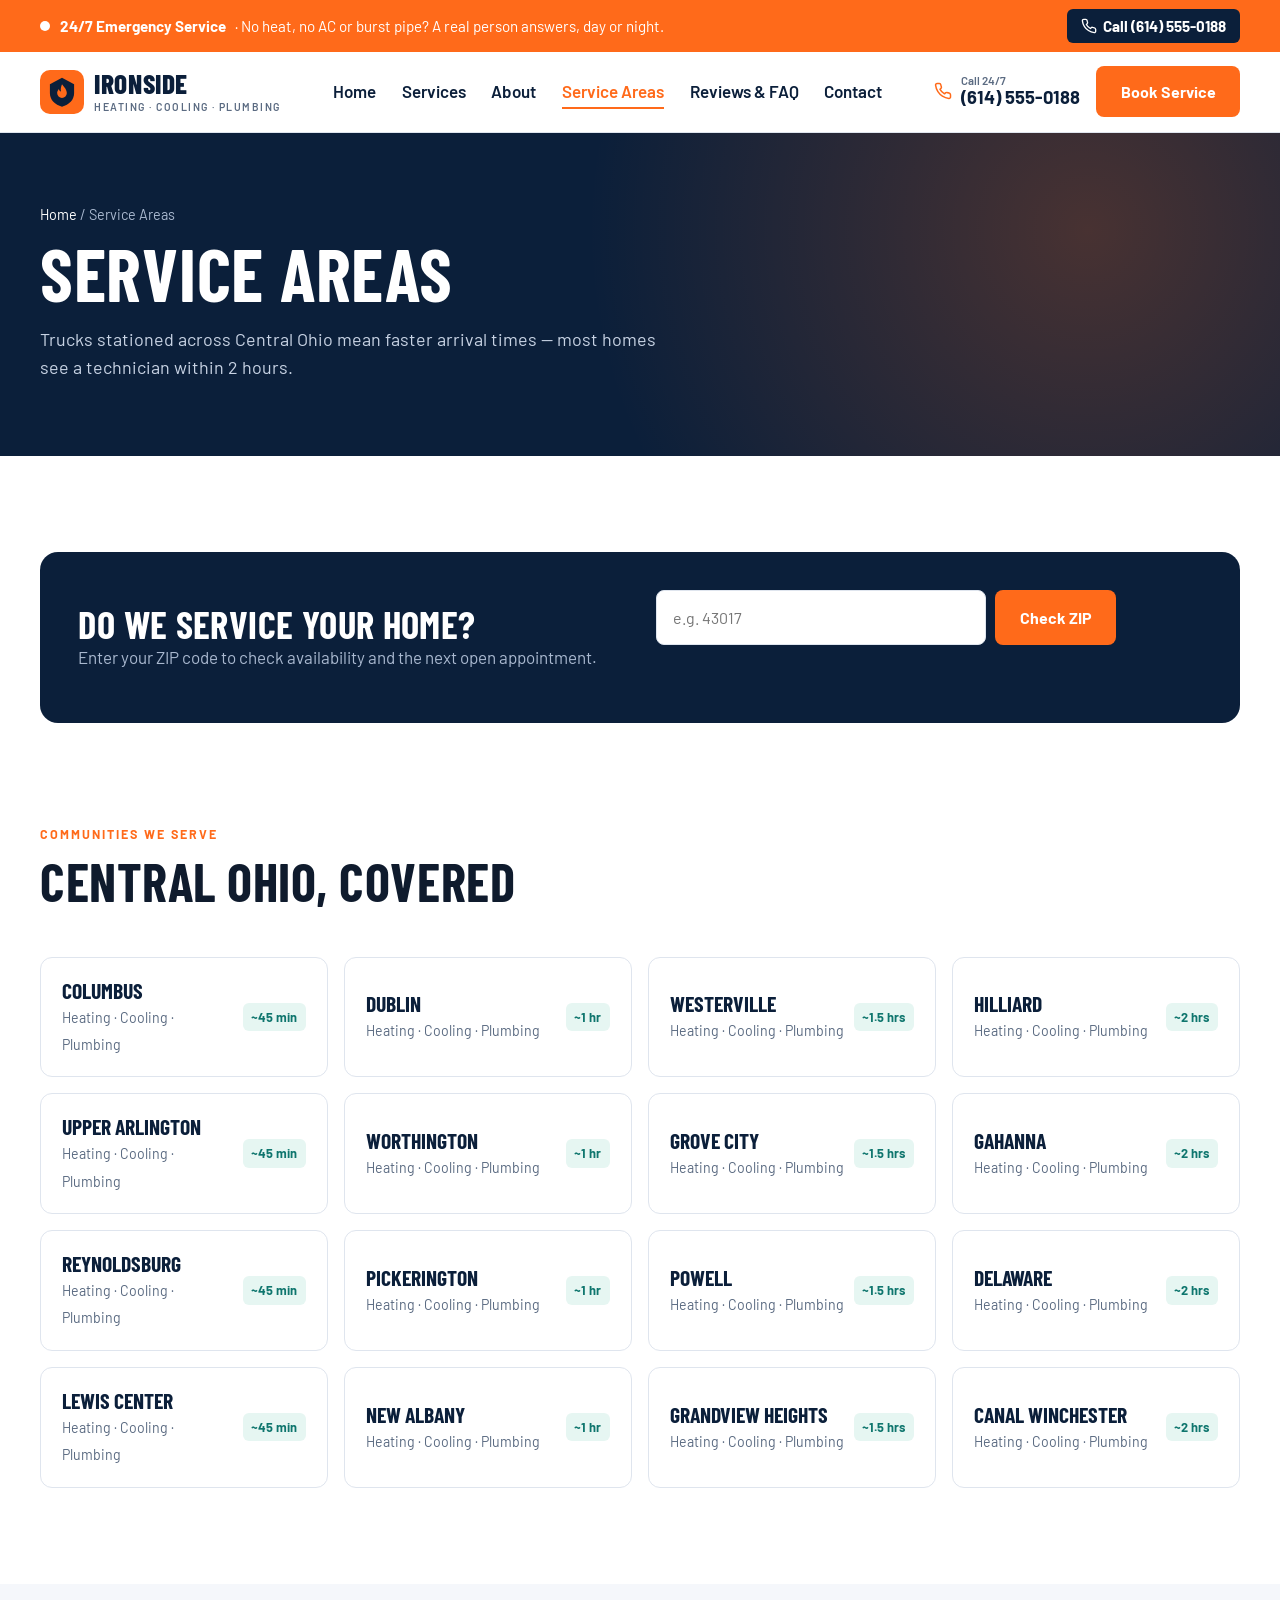
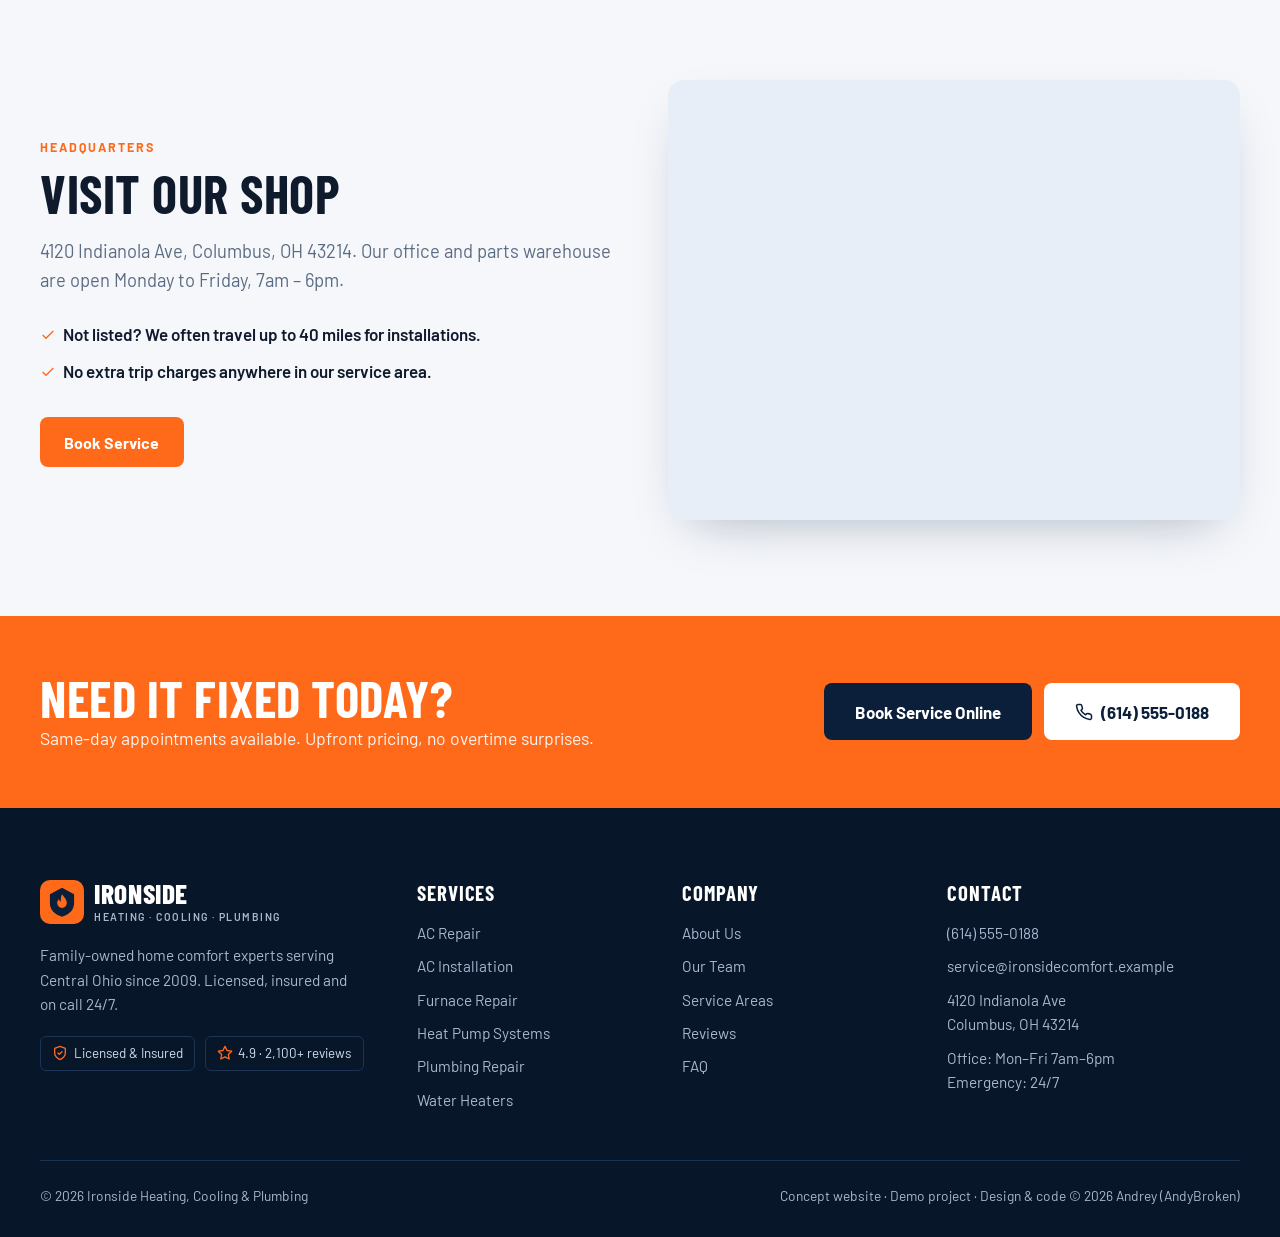
<file: areas.html>
<!doctype html>
<!-- © 2026 Andrey (github.com/AndyBroken). All rights reserved. Concept / demo project, see LICENSE. -->
<html lang="en">
<head>
<meta charset="utf-8">
<meta name="viewport" content="width=device-width, initial-scale=1">
<title>Service Areas — Ironside HVAC &amp; Plumbing in Central Ohio</title>
<meta name="description" content="Ironside serves Columbus, Dublin, Westerville, Hilliard, Upper Arlington, Worthington and 10+ more Central Ohio communities. Check your ZIP code.">
<link rel="preconnect" href="https://fonts.googleapis.com"><link rel="preconnect" href="https://fonts.gstatic.com" crossorigin>
<link href="https://fonts.googleapis.com/css2?family=Barlow+Condensed:wght@600;700;800&family=Barlow:wght@400;500;600;700&display=swap" rel="stylesheet">
<link rel="icon" href="data:image/svg+xml,<svg xmlns='http://www.w3.org/2000/svg' viewBox='0 0 40 40'><rect width='40' height='40' rx='9' fill='%23ff6a1a'/><path d='M20 7 9 13v8c0 6.5 4.6 10.6 11 12.5 6.4-1.9 11-6 11-12.5v-8z' fill='%230b1f3a'/></svg>">
<link rel="stylesheet" href="assets/styles.css">
</head>
<body data-page="areas">
<div id="header"></div>

<main>
<section class="page-hero">
  <div class="container">
    <div class="crumbs"><a href="index.html">Home</a> / Service Areas</div>
    <h1>Service Areas</h1>
    <p>Trucks stationed across Central Ohio mean faster arrival times — most homes see a technician within 2 hours.</p>
  </div>
</section>

<section>
  <div class="container">
    <div class="zip-big reveal">
      <div><h2>Do we service your home?</h2><p>Enter your ZIP code to check availability and the next open appointment.</p></div>
      <div>
        <form class="zip-form" id="zipForm"><input placeholder="e.g. 43017" maxlength="5" inputmode="numeric" aria-label="ZIP code"><button class="btn btn-primary" type="submit">Check ZIP</button></form>
        <div class="zip-out" id="zipOut"></div>
      </div>
    </div>
  </div>
</section>

<section style="padding-top:0">
  <div class="container">
    <div class="section-head"><div><span class="kicker">Communities we serve</span><h2>Central Ohio, covered</h2></div></div>
    <div class="area-cards" id="areaCards"></div>
  </div>
</section>

<section class="bg-soft">
  <div class="container area-grid">
    <div class="reveal">
      <span class="kicker">Headquarters</span>
      <h2 style="margin-top:.5rem">Visit our shop</h2>
      <p class="lead" style="margin-top:1rem">4120 Indianola Ave, Columbus, OH 43214. Our office and parts warehouse are open Monday to Friday, 7am – 6pm.</p>
      <ul class="towns" style="grid-template-columns:1fr">
        <li><svg width="16" height="16" fill="none" stroke="currentColor" stroke-width="2" viewBox="0 0 24 24"><path d="M20 6 9 17l-5-5"/></svg>Not listed? We often travel up to 40 miles for installations.</li>
        <li><svg width="16" height="16" fill="none" stroke="currentColor" stroke-width="2" viewBox="0 0 24 24"><path d="M20 6 9 17l-5-5"/></svg>No extra trip charges anywhere in our service area.</li>
      </ul>
      <a href="contact.html" class="btn btn-primary">Book Service</a>
    </div>
    <div class="map reveal"><iframe title="Ironside headquarters map" loading="lazy" src="https://www.google.com/maps?q=Indianola+Ave,+Columbus,+OH+43214&z=12&hl=en&output=embed"></iframe></div>
  </div>
</section>
</main>

<div id="footer"></div>
<script src="assets/data.js"></script>
<script src="assets/main.js"></script>
<script>
const ETA = ['45 min', '1 hr', '1.5 hrs', '2 hrs'];
$('#areaCards').innerHTML = AREAS.map((a, i) => `<div class="area-card reveal"><div><b>${a}</b><small>Heating · Cooling · Plumbing</small></div><span class="eta">~${ETA[i % 4]}</span></div>`).join('');
bindZip($('#zipForm'), $('#zipOut'));
observeReveals();
</script>
</body>
</html>
</file>
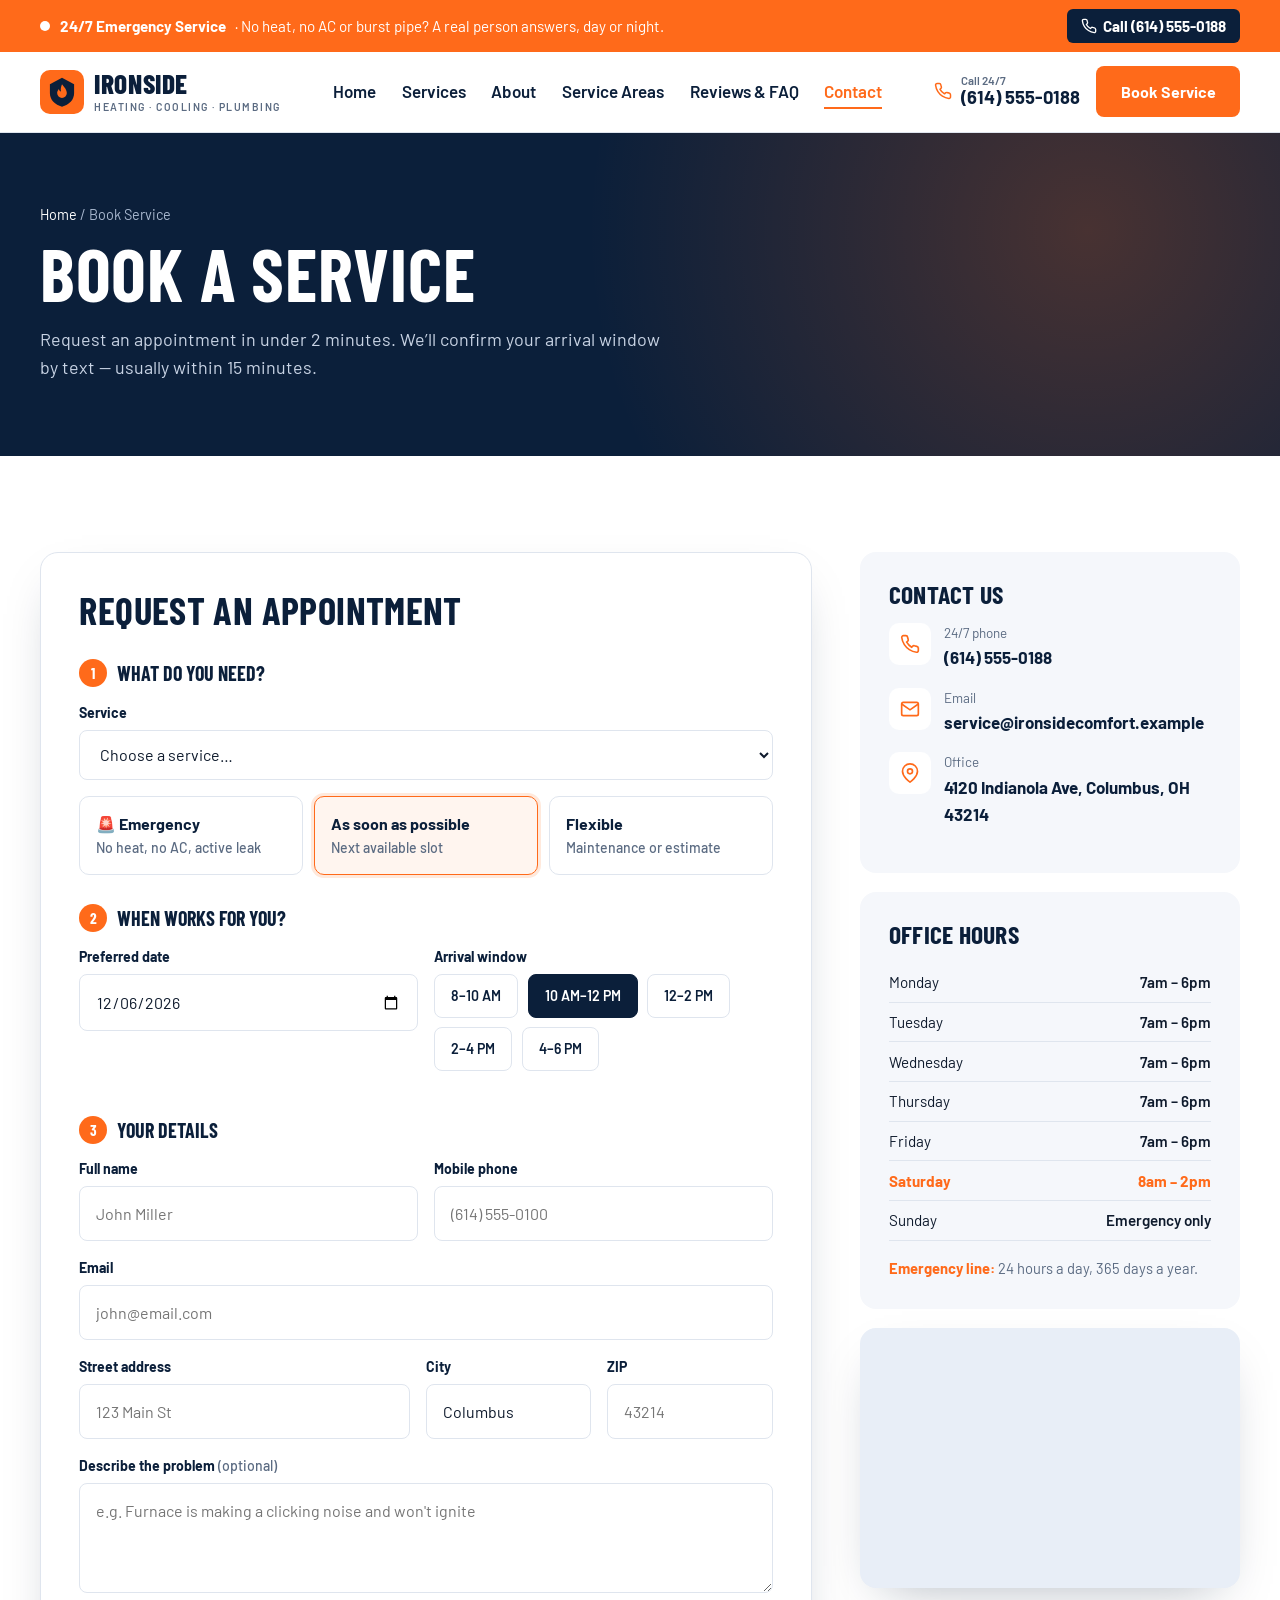
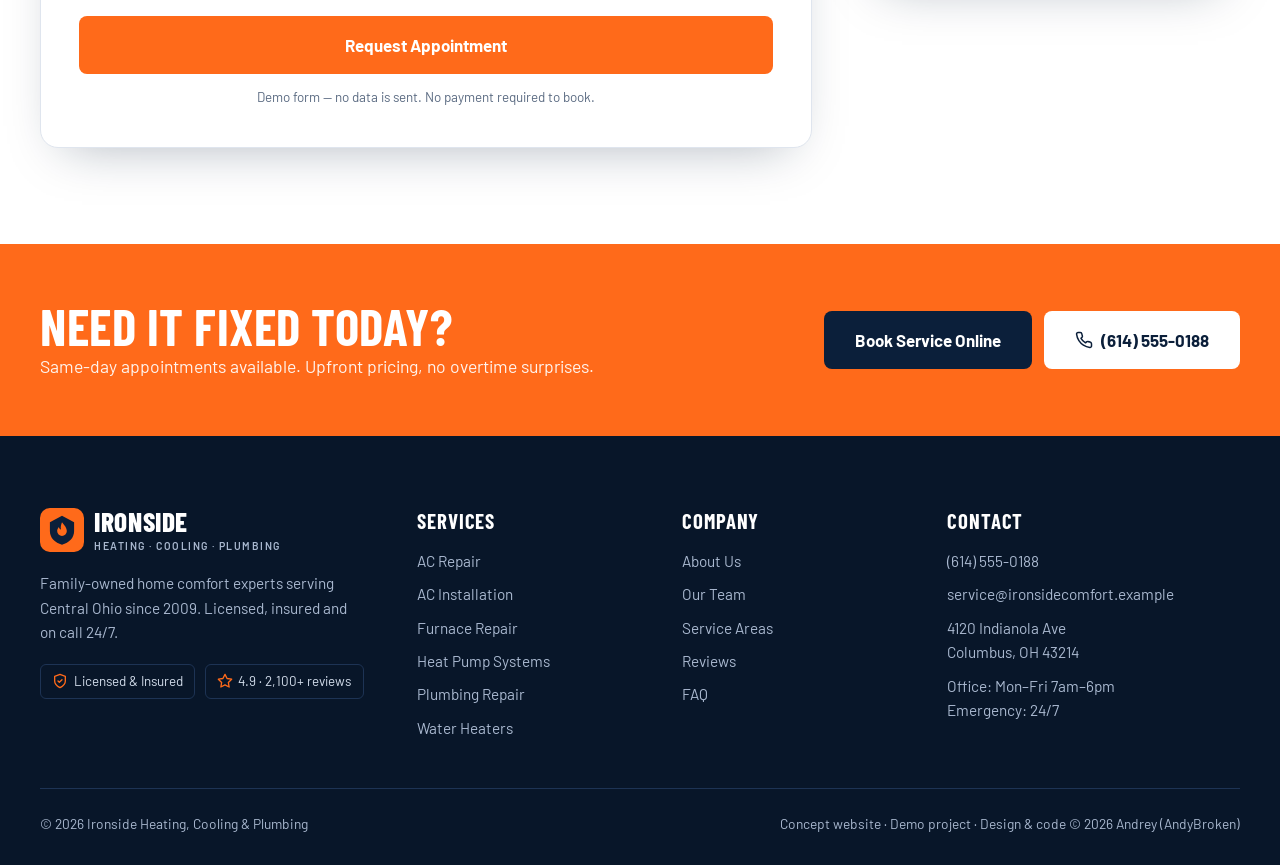
<file: contact.html>
<!doctype html>
<!-- © 2026 Andrey (github.com/AndyBroken). All rights reserved. Concept / demo project, see LICENSE. -->
<html lang="en">
<head>
<meta charset="utf-8">
<meta name="viewport" content="width=device-width, initial-scale=1">
<title>Book Service — Ironside Heating, Cooling &amp; Plumbing Columbus, OH</title>
<meta name="description" content="Book HVAC or plumbing service online with Ironside. Choose your service, preferred date and arrival window. 24/7 emergency service: (614) 555-0188.">
<link rel="preconnect" href="https://fonts.googleapis.com"><link rel="preconnect" href="https://fonts.gstatic.com" crossorigin>
<link href="https://fonts.googleapis.com/css2?family=Barlow+Condensed:wght@600;700;800&family=Barlow:wght@400;500;600;700&display=swap" rel="stylesheet">
<link rel="icon" href="data:image/svg+xml,<svg xmlns='http://www.w3.org/2000/svg' viewBox='0 0 40 40'><rect width='40' height='40' rx='9' fill='%23ff6a1a'/><path d='M20 7 9 13v8c0 6.5 4.6 10.6 11 12.5 6.4-1.9 11-6 11-12.5v-8z' fill='%230b1f3a'/></svg>">
<link rel="stylesheet" href="assets/styles.css">
</head>
<body data-page="contact">
<div id="header"></div>

<main>
<section class="page-hero">
  <div class="container">
    <div class="crumbs"><a href="index.html">Home</a> / Book Service</div>
    <h1>Book a Service</h1>
    <p>Request an appointment in under 2 minutes. We’ll confirm your arrival window by text — usually within 15 minutes.</p>
  </div>
</section>

<section>
  <div class="container contact-grid">
    <div class="booking" id="booking">
      <form id="bookForm" novalidate>
        <h2>Request an appointment</h2>
        <fieldset class="fs">
          <legend><span>1</span>What do you need?</legend>
          <div class="field"><label for="service">Service</label><select id="service" required></select></div>
          <div class="urgency">
            <label class="em"><input type="radio" name="urg" value="emergency"><span><b>🚨 Emergency</b>No heat, no AC, active leak</span></label>
            <label><input type="radio" name="urg" value="soon" checked><span><b>As soon as possible</b>Next available slot</span></label>
            <label><input type="radio" name="urg" value="flex"><span><b>Flexible</b>Maintenance or estimate</span></label>
          </div>
          <div class="em-alert" id="emAlert">For emergencies, calling is fastest: <a href="tel:+16145550188">(614) 555-0188</a> — answered 24/7. You can still submit this form.</div>
        </fieldset>
        <fieldset class="fs">
          <legend><span>2</span>When works for you?</legend>
          <div class="row"><div class="field"><label for="date">Preferred date</label><input type="date" id="date" required></div><div class="field"><label>Arrival window</label><div class="slots" id="slots"></div></div></div>
        </fieldset>
        <fieldset class="fs">
          <legend><span>3</span>Your details</legend>
          <div class="row"><div class="field"><label for="fname">Full name</label><input id="fname" required autocomplete="name" placeholder="John Miller"></div><div class="field"><label for="phone">Mobile phone</label><input id="phone" type="tel" required autocomplete="tel" placeholder="(614) 555-0100"></div></div>
          <div class="field"><label for="email">Email</label><input id="email" type="email" required autocomplete="email" placeholder="john@email.com"></div>
          <div class="row3"><div class="field"><label for="addr">Street address</label><input id="addr" required autocomplete="street-address" placeholder="123 Main St"></div><div class="field"><label for="city">City</label><input id="city" value="Columbus" autocomplete="address-level2"></div><div class="field"><label for="zip">ZIP</label><input id="zip" required data-zip maxlength="5" inputmode="numeric" placeholder="43214"></div></div>
          <div class="field"><label for="notes">Describe the problem <span style="font-weight:500;color:var(--muted)">(optional)</span></label><textarea id="notes" placeholder="e.g. Furnace is making a clicking noise and won't ignite"></textarea></div>
        </fieldset>
        <button class="btn btn-primary btn-lg" type="submit" style="width:100%">Request Appointment</button>
        <p class="form-note">Demo form — no data is sent. No payment required to book.</p>
      </form>
      <div class="success" id="success">
        <div class="ic"><svg width="40" height="40" fill="none" stroke="currentColor" stroke-width="2.6" viewBox="0 0 24 24"><path d="M20 6 9 17l-5-5"/></svg></div>
        <h2>Request received!</h2>
        <p id="sumText"></p>
        <div class="ref" id="ref"></div>
        <p>Need us sooner? Call <a href="tel:+16145550188" style="color:var(--orange);font-weight:700">(614) 555-0188</a></p>
        <button class="btn btn-outline" id="again" style="margin-top:1.4rem">Book another service</button>
      </div>
    </div>
    <aside>
      <div class="info-card">
        <h3>Contact us</h3>
        <a class="info-line" href="tel:+16145550188"><span class="ic"><svg width="20" height="20" fill="none" stroke="currentColor" stroke-width="2" viewBox="0 0 24 24"><path d="M22 16.9v3a2 2 0 0 1-2.2 2 19.8 19.8 0 0 1-8.6-3.1 19.5 19.5 0 0 1-6-6A19.8 19.8 0 0 1 2.1 4.2 2 2 0 0 1 4.1 2h3a2 2 0 0 1 2 1.7c.1.9.4 1.8.7 2.7a2 2 0 0 1-.5 2.1L8 9.8a16 16 0 0 0 6 6l1.3-1.3a2 2 0 0 1 2.1-.4c.9.3 1.8.6 2.7.7a2 2 0 0 1 1.7 2z"/></svg></span><div><small>24/7 phone</small><b>(614) 555-0188</b></div></a>
        <a class="info-line" href="mailto:service@ironsidecomfort.example"><span class="ic"><svg width="20" height="20" fill="none" stroke="currentColor" stroke-width="2" viewBox="0 0 24 24"><rect x="2" y="4" width="20" height="16" rx="2"/><path d="m22 6-10 7L2 6"/></svg></span><div><small>Email</small><b>service@ironsidecomfort.example</b></div></a>
        <div class="info-line"><span class="ic"><svg width="20" height="20" fill="none" stroke="currentColor" stroke-width="2" viewBox="0 0 24 24"><path d="M21 10c0 7-9 13-9 13S3 17 3 10a9 9 0 0 1 18 0z"/><circle cx="12" cy="10" r="3"/></svg></span><div><small>Office</small><b>4120 Indianola Ave, Columbus, OH 43214</b></div></div>
      </div>
      <div class="info-card">
        <h3>Office hours</h3>
        <table class="hours" id="hours">
          <tr data-d="1"><td>Monday</td><td>7am – 6pm</td></tr><tr data-d="2"><td>Tuesday</td><td>7am – 6pm</td></tr><tr data-d="3"><td>Wednesday</td><td>7am – 6pm</td></tr><tr data-d="4"><td>Thursday</td><td>7am – 6pm</td></tr><tr data-d="5"><td>Friday</td><td>7am – 6pm</td></tr><tr data-d="6"><td>Saturday</td><td>8am – 2pm</td></tr><tr data-d="0"><td>Sunday</td><td>Emergency only</td></tr>
        </table>
        <p style="margin-top:1rem;font-size:.92rem;color:var(--muted)"><b style="color:var(--orange)">Emergency line:</b> 24 hours a day, 365 days a year.</p>
      </div>
      <div class="map" style="min-height:260px"><iframe title="Ironside office map" loading="lazy" style="min-height:260px" src="https://www.google.com/maps?q=Indianola+Ave,+Columbus,+OH+43214&z=13&hl=en&output=embed"></iframe></div>
    </aside>
  </div>
</section>
</main>

<div id="footer"></div>
<script src="assets/data.js"></script>
<script src="assets/main.js"></script>
<script>
const q = new URLSearchParams(location.search);
const PLANS = { basic: 'Comfort Club — Basic plan', comfort: 'Comfort Club — Comfort plan', total: 'Comfort Club — Total Home plan' };
$('#service').innerHTML = '<option value="">Choose a service…</option>' + CATS.map(c => `<optgroup label="${c.name}">${SERVICES.filter(s => s.cat === c.id).map(s => `<option value="${s.id}">${s.name}</option>`).join('')}</optgroup>`).join('') + `<optgroup label="Membership">${Object.entries(PLANS).map(([k, v]) => `<option value="plan-${k}">${v}</option>`).join('')}</optgroup><option value="other">Something else / not sure</option>`;
if (q.get('service')) $('#service').value = q.get('service');
if (q.get('plan')) $('#service').value = 'plan-' + q.get('plan');
if (q.get('zip')) $('#zip').value = q.get('zip');
const pad = n => String(n).padStart(2, '0'), ymd = d => `${d.getFullYear()}-${pad(d.getMonth() + 1)}-${pad(d.getDate())}`;
const t = new Date(); $('#date').min = ymd(t); const tm = new Date(t); tm.setDate(t.getDate() + 1); $('#date').value = ymd(tm);
$('#slots').innerHTML = ['8–10 AM', '10 AM–12 PM', '12–2 PM', '2–4 PM', '4–6 PM'].map((s, i) => `<label><input type="radio" name="slot" value="${s}"${i === 1 ? ' checked' : ''}><span>${s}</span></label>`).join('');
$$('input[name=urg]').forEach(r => r.addEventListener('change', () => $('#emAlert').classList.toggle('show', r.value === 'emergency' && r.checked)));
const today = $(`#hours tr[data-d="${new Date().getDay()}"]`); if (today) today.classList.add('today');
$('#bookForm').addEventListener('submit', e => {
  e.preventDefault(); if (!validate(e.target)) return;
  const svc = $('#service').selectedOptions[0].text, d = new Date($('#date').value + 'T12:00');
  const when = d.toLocaleDateString('en-US', { weekday: 'long', month: 'long', day: 'numeric' });
  $('#sumText').innerHTML = `Thanks, ${$('#fname').value.trim().split(' ')[0]}! We’ve received your request for <b>${svc}</b> on <b>${when}</b>, ${$('input[name=slot]:checked').value}. We’ll text ${$('#phone').value} to confirm.`;
  $('#ref').textContent = 'Request #IRN-' + Math.floor(100000 + Math.random() * 900000);
  $('#booking').classList.add('sent'); scrollTo({ top: $('#booking').getBoundingClientRect().top + scrollY - 120, behavior: 'smooth' });
});
$('#again').addEventListener('click', () => { $('#bookForm').reset(); $('#booking').classList.remove('sent'); $('#date').value = ymd(tm); });
observeReveals();
</script>
</body>
</html>
</file>
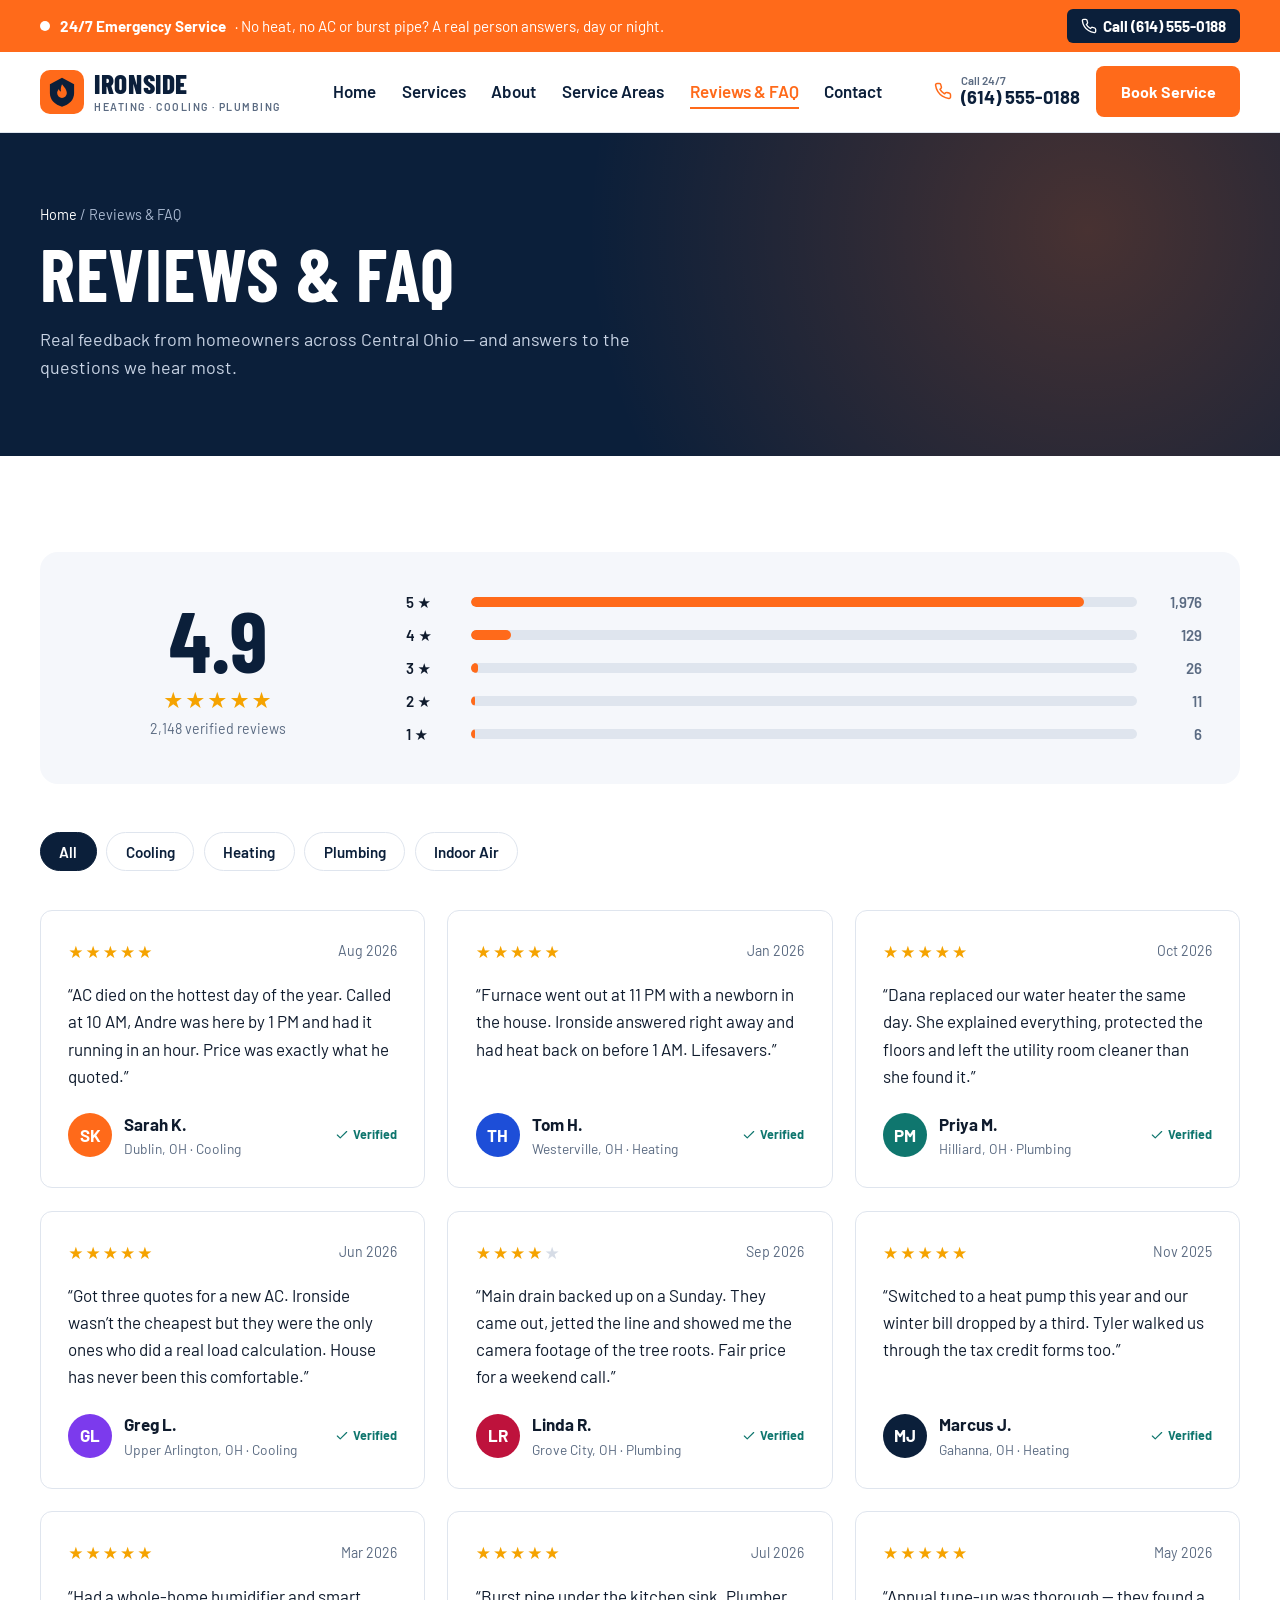
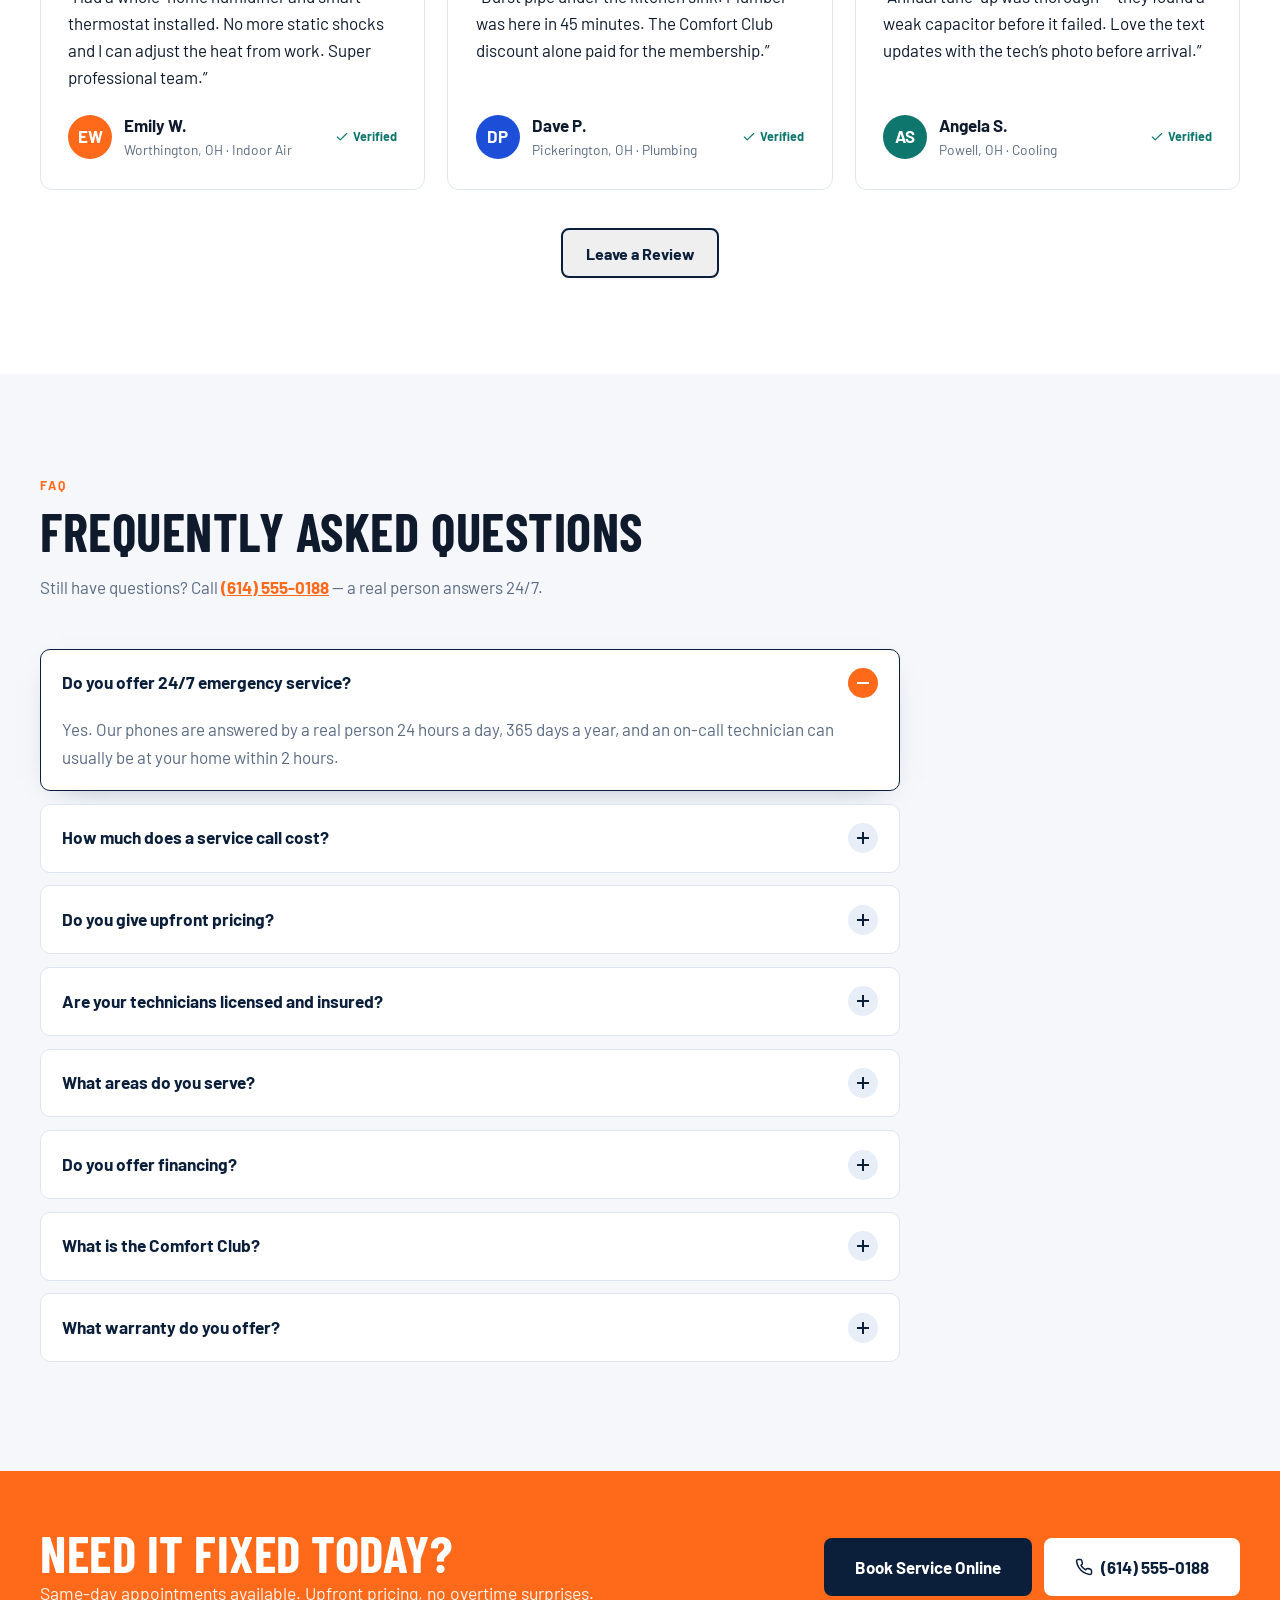
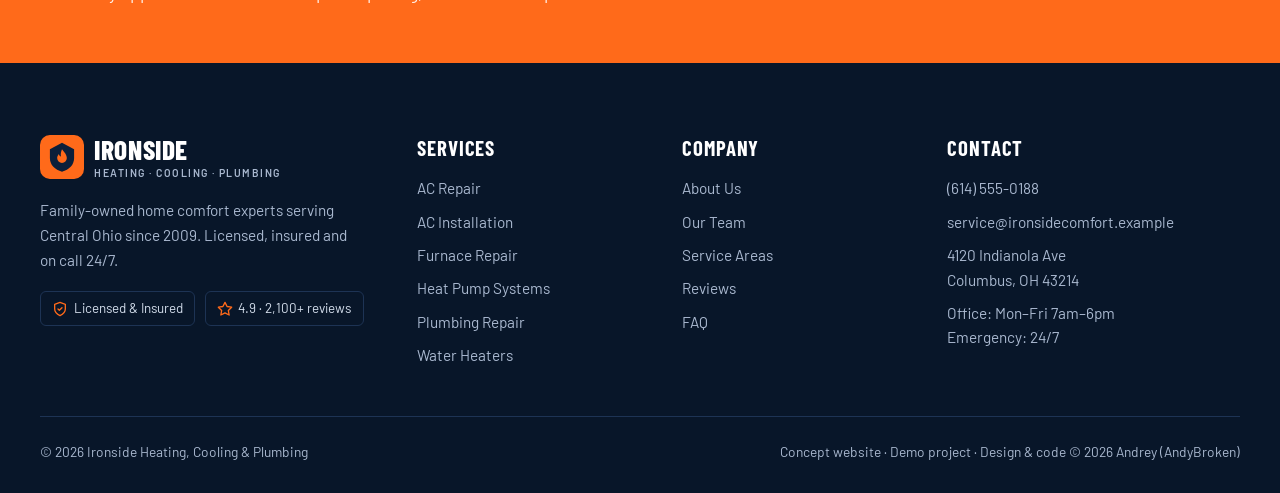
<file: reviews.html>
<!doctype html>
<!-- © 2026 Andrey (github.com/AndyBroken). All rights reserved. Concept / demo project, see LICENSE. -->
<html lang="en">
<head>
<meta charset="utf-8">
<meta name="viewport" content="width=device-width, initial-scale=1">
<title>Reviews &amp; FAQ — Ironside Heating, Cooling &amp; Plumbing</title>
<meta name="description" content="Read verified reviews from Columbus homeowners and answers to common questions about Ironside HVAC and plumbing services.">
<link rel="preconnect" href="https://fonts.googleapis.com"><link rel="preconnect" href="https://fonts.gstatic.com" crossorigin>
<link href="https://fonts.googleapis.com/css2?family=Barlow+Condensed:wght@600;700;800&family=Barlow:wght@400;500;600;700&display=swap" rel="stylesheet">
<link rel="icon" href="data:image/svg+xml,<svg xmlns='http://www.w3.org/2000/svg' viewBox='0 0 40 40'><rect width='40' height='40' rx='9' fill='%23ff6a1a'/><path d='M20 7 9 13v8c0 6.5 4.6 10.6 11 12.5 6.4-1.9 11-6 11-12.5v-8z' fill='%230b1f3a'/></svg>">
<link rel="stylesheet" href="assets/styles.css">
</head>
<body data-page="reviews">
<div id="header"></div>

<main>
<section class="page-hero">
  <div class="container">
    <div class="crumbs"><a href="index.html">Home</a> / Reviews &amp; FAQ</div>
    <h1>Reviews &amp; FAQ</h1>
    <p>Real feedback from homeowners across Central Ohio — and answers to the questions we hear most.</p>
  </div>
</section>

<section>
  <div class="container">
    <div class="rating-box reveal">
      <div class="rating-big"><b>4.9</b><span class="stars">★★★★★</span><small>2,148 verified reviews</small></div>
      <div class="bars" id="bars"></div>
    </div>
    <div class="filters" id="filters"></div>
    <div class="rev-grid" id="grid"></div>
    <div style="text-align:center;margin-top:2.4rem"><button class="btn btn-outline" id="leave">Leave a Review</button></div>
  </div>
</section>

<section class="bg-soft" id="faq">
  <div class="container">
    <div class="section-head"><div><span class="kicker">FAQ</span><h2>Frequently asked questions</h2><p>Still have questions? Call <a href="tel:+16145550188" style="color:var(--orange);font-weight:700">(614) 555-0188</a> — a real person answers 24/7.</p></div></div>
    <div class="faq-wrap" id="faqList"></div>
  </div>
</section>
</main>

<div id="footer"></div>
<script src="assets/data.js"></script>
<script src="assets/main.js"></script>
<script>
$('#bars').innerHTML = [[5, 92, '1,976'], [4, 6, '129'], [3, 1, '26'], [2, .5, '11'], [1, .5, '6']].map(([s, w, n]) => `<div class="bar"><span>${s} ★</span><i style="--w:${w}%"></i><span>${n}</span></div>`).join('');
const ALL = [{ id: 'all', name: 'All' }, ...CATS];
$('#filters').innerHTML = ALL.map(c => `<button class="chip" data-cat="${c.id}">${c.name}</button>`).join('');
function show(cat) {
  $$('.chip').forEach(b => b.classList.toggle('active', b.dataset.cat === cat));
  const list = REVIEWS.filter(r => cat === 'all' || r.cat === cat);
  $('#grid').innerHTML = list.length ? list.map(reviewCard).join('') : '<p class="empty">No reviews in this category yet.</p>';
  observeReveals();
}
$('#filters').addEventListener('click', e => { const b = e.target.closest('.chip'); if (b) show(b.dataset.cat); });
show('all');
$('#faqList').innerHTML = faqList(FAQ);
$('#leave').addEventListener('click', () => toast('Demo: this would open your review form. Thank you! ⭐'));
observeReveals();
</script>
</body>
</html>
</file>
<file: assets/styles.css>
/*! © 2026 Andrey (github.com/AndyBroken). All rights reserved. Concept / demo project, see LICENSE. */
:root{
  --navy:#0b1f3a; --navy-2:#132c50; --orange:#ff6a1a; --orange-dark:#e5560a; --sky:#e8eef7; --bg:#f5f7fb; --white:#fff;
  --text:#0f1b2d; --muted:#5b6b82; --line:#dfe5ee; --radius:12px; --shadow:0 20px 50px -24px rgba(11,31,58,.35);
  --display:'Barlow Condensed',Impact,sans-serif; --sans:'Barlow',system-ui,-apple-system,Segoe UI,Roboto,sans-serif;
}
*{box-sizing:border-box;margin:0;padding:0}
html{scroll-behavior:smooth;scroll-padding-top:110px}
html,body{overflow-x:clip}
body{font-family:var(--sans);color:var(--text);background:var(--white);line-height:1.6;font-size:17px;-webkit-font-smoothing:antialiased}
img{max-width:100%;display:block}
a{color:inherit}
.container{width:min(1200px,100% - 40px);margin-inline:auto}
h1,h2,h3,h4{font-family:var(--display);line-height:1.02;font-weight:700;text-transform:uppercase;letter-spacing:.01em}
h2{font-size:clamp(2.2rem,4.5vw,3.3rem)}
.kicker{display:inline-block;font:700 .78rem var(--sans);letter-spacing:.16em;text-transform:uppercase;color:var(--orange)}
.lead{font-size:1.15rem;color:var(--muted)}
.btn{display:inline-flex;align-items:center;justify-content:center;gap:.5rem;padding:.85rem 1.4rem;border-radius:8px;font:700 1rem var(--sans);text-decoration:none;border:2px solid transparent;cursor:pointer;transition:.2s;white-space:nowrap}
.btn-lg{padding:1.05rem 1.8rem;font-size:1.06rem}
.btn-primary{background:var(--orange);color:#fff}
.btn-primary:hover{background:var(--orange-dark);transform:translateY(-1px)}
.btn-navy{background:var(--navy);color:#fff}
.btn-navy:hover{background:var(--navy-2)}
.btn-white{background:#fff;color:var(--navy)}
.btn-white:hover{background:var(--sky)}
.btn-outline{border-color:var(--navy);color:var(--navy)}
.btn-outline:hover{background:var(--navy);color:#fff}
.btn-ghost{border-color:rgba(255,255,255,.45);color:#fff}
.btn-ghost:hover{background:#fff;color:var(--navy)}
section{padding:96px 0}
.bg-soft{background:var(--bg)}
.bg-navy{background:var(--navy);color:#fff}
.section-head{display:flex;justify-content:space-between;align-items:end;gap:2rem;margin-bottom:3rem;flex-wrap:wrap}
.section-head > div{max-width:660px}
.section-head h2{margin-top:.5rem}
.section-head p{color:var(--muted);margin-top:.9rem}
.bg-navy .section-head p{color:#a9b8cf}
.center{text-align:center;justify-content:center}
.center > div{margin-inline:auto}
.link-arrow{font-weight:700;color:var(--orange);text-decoration:none;white-space:nowrap}

/* emergency + header */
.emergency{background:var(--orange);color:#fff;font-size:.95rem}
.emergency .container{display:flex;align-items:center;gap:.6rem;padding:.55rem 0}
.emergency a{margin-left:auto;display:inline-flex;align-items:center;gap:.4rem;background:var(--navy);color:#fff;text-decoration:none;font-weight:700;padding:.3rem .85rem;border-radius:6px;white-space:nowrap}
.pulse{width:10px;height:10px;border-radius:50%;background:#fff;flex:none;box-shadow:0 0 0 0 rgba(255,255,255,.8);animation:pulse 1.6s infinite}
@keyframes pulse{70%{box-shadow:0 0 0 10px rgba(255,255,255,0)}100%{box-shadow:0 0 0 0 rgba(255,255,255,0)}}
.site-header{position:sticky;top:0;z-index:50;background:#fff;border-bottom:1px solid var(--line);transition:box-shadow .3s}
.site-header.scrolled{box-shadow:0 10px 30px -18px rgba(11,31,58,.35)}
.nav{display:flex;align-items:center;justify-content:space-between;height:80px;gap:1.2rem}
.logo{display:flex;align-items:center;gap:.65rem;text-decoration:none;font:800 1.7rem/1 var(--display);text-transform:uppercase;letter-spacing:.02em;color:var(--navy)}
.logo svg{width:44px;height:44px;flex:none}
.logo small{display:block;font:600 .66rem var(--sans);letter-spacing:.14em;color:var(--muted);margin-top:3px}
.logo.light{color:#fff}.logo.light small{color:#a9b8cf}
.nav-links{display:flex;gap:1.6rem;list-style:none;align-items:center}
.nav-links a{text-decoration:none;font-weight:600;color:var(--navy);padding:.4rem 0;border-bottom:2px solid transparent}
.nav-links a:hover,.nav-links a.active{color:var(--orange);border-color:var(--orange)}
.nav-mobile-cta{display:none}
.nav-cta{display:flex;align-items:center;gap:1rem}
.nav-phone{display:flex;align-items:center;gap:.55rem;text-decoration:none;font:700 1.15rem var(--sans);color:var(--navy)}
.nav-phone svg{color:var(--orange)}
.nav-phone small{display:block;font-size:.72rem;color:var(--muted);font-weight:600;line-height:1}
.burger{display:none;background:var(--sky);border:0;border-radius:8px;width:46px;height:46px;cursor:pointer;color:var(--navy);place-items:center}

/* hero */
.hero{position:relative;background:var(--navy);color:#fff;padding:0;overflow:hidden}
.hero-bg{position:absolute;inset:0;background:linear-gradient(90deg,var(--navy) 30%,rgba(11,31,58,.75) 55%,rgba(11,31,58,.2)),url('https://images.unsplash.com/photo-1558618666-fcd25c85cd64?auto=format&fit=crop&w=2000&q=80') right center/cover}
.hero .container{position:relative;display:grid;grid-template-columns:1.15fr .85fr;gap:3rem;align-items:center;padding:90px 0 100px}
.hero h1{font-size:clamp(3rem,6.6vw,5.4rem);margin:.8rem 0 1.2rem}
.hero h1 em{font-style:normal;color:var(--orange)}
.hero .lead{color:#c8d3e4;max-width:560px}
.hero-actions{display:flex;gap:.8rem;flex-wrap:wrap;margin:2rem 0}
.hero-checks{display:flex;gap:1.6rem;flex-wrap:wrap;list-style:none;color:#c8d3e4;font-weight:600}
.hero-checks li{display:flex;gap:.45rem;align-items:center}
.hero-checks svg{color:var(--orange)}
.offer{background:#fff;color:var(--text);border-radius:16px;padding:2rem;box-shadow:var(--shadow);position:relative}
.offer .ribbon{position:absolute;top:-14px;left:2rem;background:var(--orange);color:#fff;font:700 .78rem var(--sans);letter-spacing:.12em;text-transform:uppercase;padding:.35rem .8rem;border-radius:6px}
.offer h3{font-size:2.2rem;color:var(--navy);margin:.4rem 0 .3rem}
.offer h3 b{color:var(--orange)}
.offer p{color:var(--muted);font-size:.98rem}
.offer form{display:grid;gap:.7rem;margin-top:1.3rem}
.offer small{display:block;text-align:center;color:var(--muted);font-size:.8rem;margin-top:.6rem}

/* rating strip */
.strip{background:var(--bg);border-bottom:1px solid var(--line);padding:0}
.strip .container{display:grid;grid-template-columns:repeat(4,1fr)}
.strip-item{display:flex;gap:.9rem;align-items:center;padding:1.6rem 1rem}
.strip-item+.strip-item{border-left:1px solid var(--line)}
.strip-item .ic{width:48px;height:48px;border-radius:10px;background:#fff;color:var(--orange);display:grid;place-items:center;flex:none;box-shadow:0 6px 16px -10px rgba(11,31,58,.4)}
.strip-item b{display:block;font:700 1.5rem/1 var(--display);text-transform:uppercase;color:var(--navy)}
.strip-item small{color:var(--muted);font-size:.9rem}

/* category tiles */
.cat-grid{display:grid;grid-template-columns:repeat(4,1fr);gap:1.2rem}
.cat{background:#fff;border:1px solid var(--line);border-radius:var(--radius);padding:2rem 1.6rem;text-decoration:none;transition:.25s;position:relative;overflow:hidden}
.cat::after{content:"";position:absolute;left:0;bottom:0;height:4px;width:0;background:var(--orange);transition:.3s}
.cat:hover{box-shadow:var(--shadow);transform:translateY(-4px)}
.cat:hover::after{width:100%}
.cat .ic{width:58px;height:58px;border-radius:12px;background:var(--navy);color:#fff;display:grid;place-items:center;margin-bottom:1.3rem}
.cat h3{font-size:1.8rem;color:var(--navy)}
.cat p{color:var(--muted);margin:.4rem 0 1rem;font-size:.98rem}
.cat span{font-weight:700;color:var(--orange)}

/* service cards */
.svc-grid{display:grid;grid-template-columns:repeat(3,1fr);gap:1.5rem}
.svc-card{background:#fff;border:1px solid var(--line);border-radius:var(--radius);overflow:hidden;text-decoration:none;display:flex;flex-direction:column;transition:.25s}
.svc-card:hover{box-shadow:var(--shadow);transform:translateY(-4px)}
.svc-img{position:relative;height:210px}
.svc-img img{width:100%;height:100%;object-fit:cover;transition:transform .6s}
.svc-card:hover .svc-img img{transform:scale(1.06)}
.svc-ic{position:absolute;left:1.2rem;bottom:-22px;width:52px;height:52px;border-radius:10px;background:var(--orange);color:#fff;display:grid;place-items:center;box-shadow:0 10px 20px -8px rgba(255,106,26,.7);z-index:2}
.svc-body{position:relative;background:#fff;padding:2rem 1.4rem 1.4rem;display:flex;flex-direction:column;flex:1}
.svc-body h3{font-size:1.75rem;color:var(--navy);margin:.3rem 0 .4rem}
.svc-body p{color:var(--muted);font-size:.98rem;flex:1}
.svc-foot{display:flex;justify-content:space-between;align-items:center;border-top:1px solid var(--line);margin-top:1.2rem;padding-top:1rem;color:var(--muted);font-size:.92rem}
.svc-foot b{font:700 1.4rem var(--display);color:var(--navy)}
.svc-foot .arrow{width:38px;height:38px;border-radius:50%;background:var(--sky);display:grid;place-items:center;color:var(--navy);font-weight:700;transition:.2s}
.svc-card:hover .arrow{background:var(--orange);color:#fff}

/* why */
.why-grid{display:grid;grid-template-columns:1fr 1fr;gap:4rem;align-items:center}
.why-img{position:relative}
.why-img img{border-radius:16px;width:100%;aspect-ratio:5/4.6;object-fit:cover}
.why-img .years{position:absolute;right:-20px;bottom:-24px;background:var(--orange);color:#fff;padding:1.4rem 1.6rem;border-radius:14px;font:700 1rem var(--display);text-transform:uppercase;letter-spacing:.04em;box-shadow:var(--shadow)}
.why-img .years b{display:block;font-size:3.4rem;line-height:.9}
.why-list{display:grid;gap:1.3rem;margin-top:2rem}
.why-item{display:flex;gap:1rem}
.why-item .ic{width:48px;height:48px;border-radius:10px;background:var(--sky);color:var(--orange);display:grid;place-items:center;flex:none}
.why-item h4{font-size:1.4rem;color:var(--navy)}
.why-item p{color:var(--muted);font-size:.98rem}

/* plan band */
.plan-band{background:linear-gradient(120deg,var(--navy) 55%,var(--navy-2));color:#fff;border-radius:18px;padding:3rem;display:grid;grid-template-columns:1.2fr 1fr;gap:3rem;align-items:center;position:relative;overflow:hidden}
.plan-band::after{content:"";position:absolute;width:360px;height:360px;border:50px solid rgba(255,106,26,.12);border-radius:50%;right:-120px;top:-140px}
.plan-band h2{font-size:clamp(2rem,4vw,2.8rem)}
.plan-band p{color:#a9b8cf;margin:.8rem 0 1.5rem}
.plan-band ul{list-style:none;display:grid;grid-template-columns:1fr 1fr;gap:.7rem 1.4rem}
.plan-band li{display:flex;gap:.5rem;align-items:flex-start;font-weight:500}
.plan-band li svg{color:var(--orange);flex:none;margin-top:4px}
.plan-price{background:#fff;color:var(--text);border-radius:14px;padding:2rem;text-align:center;position:relative;z-index:1}
.plan-price .amt{font:700 4rem/1 var(--display);color:var(--navy)}
.plan-price .amt sup{font-size:1.6rem;vertical-align:top}
.plan-price small{color:var(--muted)}
.plan-price .btn{width:100%;margin-top:1.3rem}

/* reviews */
.rev-grid{display:grid;grid-template-columns:repeat(3,1fr);gap:1.4rem}
.review{background:#fff;border:1px solid var(--line);border-radius:var(--radius);padding:1.7rem;display:flex;flex-direction:column}
.rv-top{display:flex;justify-content:space-between;align-items:center}
.rv-top small{color:var(--muted)}
.stars{color:#f5a300;letter-spacing:2px}
.stars .off{color:#d6dce6}
.review p{margin:1rem 0 1.3rem;flex:1}
.rv-who{display:flex;align-items:center;gap:.75rem}
.rv-who small{display:block;color:var(--muted);font-size:.86rem}
.avatar{width:44px;height:44px;border-radius:50%;color:#fff;display:grid;place-items:center;font-weight:700;flex:none}
.verified{margin-left:auto;font-size:.78rem;font-weight:700;color:#0f766e;display:flex;align-items:center;gap:.25rem;white-space:nowrap}

/* areas teaser */
.area-grid{display:grid;grid-template-columns:1fr 1fr;gap:3.5rem;align-items:center}
.towns{display:grid;grid-template-columns:repeat(3,1fr);gap:.6rem;margin:1.6rem 0 2rem;list-style:none}
.towns li{display:flex;align-items:center;gap:.45rem;font-weight:600}
.towns li svg{color:var(--orange);flex:none}
.zip-form{display:flex;gap:.6rem;max-width:460px}
.zip-form input{flex:1;min-width:0}
.zip-out{margin-top:.8rem;font-weight:600;min-height:1.6em}
.zip-out svg{vertical-align:-3px;margin-right:.3rem}
.zip-out.ok{color:#0f766e}.zip-out.warn{color:#b45309}
.zip-out a{color:inherit}
.map{border-radius:16px;overflow:hidden;min-height:440px;box-shadow:var(--shadow);background:var(--sky)}
.map iframe{width:100%;height:100%;min-height:440px;border:0;display:block}

/* CTA band + footer */
.cta-band{background:var(--orange);color:#fff;padding:56px 0}
.cta-inner{display:flex;justify-content:space-between;align-items:center;gap:2rem;flex-wrap:wrap}
.cta-band h2{font-size:clamp(2.2rem,4.4vw,3.2rem)}
.cta-band p{opacity:.92;font-size:1.1rem}
.cta-actions{display:flex;gap:.8rem;flex-wrap:wrap}
.cta-band .btn-primary{background:var(--navy)}
.cta-band .btn-primary:hover{background:var(--navy-2)}
.site-footer{background:#081629;color:#a9b8cf;padding:72px 0 30px;font-size:.96rem}
.foot-grid{display:grid;grid-template-columns:1.5fr 1fr 1fr 1.3fr;gap:2.5rem}
.foot-grid p{margin:1.2rem 0;max-width:320px}
.site-footer h5{font:700 1.3rem var(--display);text-transform:uppercase;color:#fff;margin-bottom:1rem;letter-spacing:.04em}
.site-footer ul{list-style:none;display:grid;gap:.55rem}
.site-footer a{text-decoration:none}
.site-footer a:hover{color:#fff}
.foot-badges{display:flex;gap:.6rem;flex-wrap:wrap}
.foot-badges span{display:inline-flex;gap:.35rem;align-items:center;border:1px solid #1d3354;border-radius:6px;padding:.35rem .7rem;font-size:.84rem;color:#d4deec}
.foot-badges svg{color:var(--orange)}
.foot-bottom{border-top:1px solid #1d3354;margin-top:3rem;padding-top:1.5rem;display:flex;justify-content:space-between;flex-wrap:wrap;gap:1rem;font-size:.86rem}
.fab-call{display:none;position:fixed;right:16px;bottom:16px;width:60px;height:60px;border-radius:50%;background:var(--orange);color:#fff;place-items:center;z-index:60;box-shadow:0 14px 30px -8px rgba(255,106,26,.8);animation:ring 3s infinite}
@keyframes ring{0%,85%,100%{transform:none}88%{transform:rotate(-12deg)}92%{transform:rotate(12deg)}96%{transform:rotate(-8deg)}}
.toast{position:fixed;left:50%;bottom:28px;transform:translate(-50%,160%);opacity:0;visibility:hidden;background:var(--navy);color:#fff;padding:.9rem 1.4rem;border-radius:10px;font-weight:600;z-index:90;transition:.35s;box-shadow:var(--shadow);max-width:calc(100% - 32px)}
.toast.show{transform:translate(-50%,0);opacity:1;visibility:visible}

/* page hero (inner pages) */
.page-hero{background:var(--navy);color:#fff;padding:70px 0 74px;position:relative;overflow:hidden}
.page-hero::after{content:"";position:absolute;inset:0;background:radial-gradient(circle at 85% 30%,rgba(255,106,26,.25),transparent 45%)}
.page-hero .container{position:relative;z-index:1}
.page-hero h1{font-size:clamp(2.8rem,6vw,4.6rem);margin:.6rem 0 .9rem}
.page-hero p{color:#c8d3e4;max-width:640px;font-size:1.12rem}
.crumbs{font-size:.9rem;color:#a9b8cf}
.crumbs a{text-decoration:none;color:#fff}

/* services page */
.filters{display:flex;gap:.6rem;flex-wrap:wrap;margin-bottom:2.4rem}
.chip{border:1.5px solid var(--line);background:#fff;padding:.6rem 1.15rem;border-radius:999px;font:600 .95rem var(--sans);cursor:pointer;color:var(--navy);display:inline-flex;gap:.45rem;align-items:center;transition:.2s}
.chip:hover{border-color:var(--navy)}
.chip.active{background:var(--navy);border-color:var(--navy);color:#fff}
.chip .count{font-size:.76rem;background:var(--sky);color:var(--navy);border-radius:999px;padding:0 .45rem}
.chip.active .count{background:var(--orange);color:#fff}
.compare{width:100%;border-collapse:collapse;background:#fff;border-radius:var(--radius);overflow:hidden;border:1px solid var(--line)}
.compare th,.compare td{padding:1rem 1.2rem;text-align:center;border-bottom:1px solid var(--line)}
.compare th{background:var(--navy);color:#fff;font:700 1.3rem var(--display);text-transform:uppercase}
.compare th.hl{background:var(--orange)}
.compare td:first-child,.compare th:first-child{text-align:left}
.compare td.hl{background:#fff5ef;font-weight:700}
.compare .yes{color:#0f766e;font-weight:700}.compare .no{color:#c3cad6}
.table-wrap{overflow-x:auto;border-radius:var(--radius)}
.table-wrap .compare{min-width:620px}

/* service detail */
.sd-grid{display:grid;grid-template-columns:1fr 360px;gap:3rem;align-items:start}
.sd-main img.cover{width:100%;aspect-ratio:16/8;object-fit:cover;border-radius:16px;margin-bottom:2rem}
.sd-main h2{font-size:2.3rem;margin:2.4rem 0 1rem;color:var(--navy)}
.sd-main > p{color:#33445c;font-size:1.08rem}
.checklist{list-style:none;display:grid;grid-template-columns:1fr 1fr;gap:.7rem 1.5rem}
.checklist li{display:flex;gap:.6rem;align-items:flex-start;background:var(--bg);padding:.85rem 1rem;border-radius:10px;font-weight:500}
.checklist svg{color:var(--orange);flex:none;margin-top:3px}
.checklist.warn svg{color:#be123c}
.process{display:grid;grid-template-columns:repeat(4,1fr);gap:1rem;counter-reset:p}
.process div{border-top:4px solid var(--orange);background:var(--bg);padding:1.2rem;border-radius:0 0 10px 10px}
.process div::before{counter-increment:p;content:"Step " counter(p);font:700 .8rem var(--sans);letter-spacing:.12em;text-transform:uppercase;color:var(--orange)}
.process b{display:block;font:700 1.3rem var(--display);text-transform:uppercase;margin:.3rem 0;color:var(--navy)}
.process p{font-size:.92rem;color:var(--muted)}
.sidebar{position:sticky;top:110px;display:grid;gap:1.2rem}
.side-card{background:#fff;border:1px solid var(--line);border-radius:16px;padding:1.8rem;box-shadow:var(--shadow)}
.side-card .from{color:var(--muted);font-size:.95rem}
.side-card .from b{display:block;font:700 3rem/1 var(--display);color:var(--navy);margin:.2rem 0}
.side-card ul{list-style:none;display:grid;gap:.5rem;margin:1.2rem 0 1.4rem;font-size:.95rem}
.side-card li{display:flex;gap:.5rem;align-items:center}
.side-card li svg{color:#0f766e}
.side-card .btn{width:100%;margin-top:.6rem}
.side-emergency{background:var(--navy);color:#fff;border-radius:16px;padding:1.6rem}
.side-emergency h4{font-size:1.5rem}
.side-emergency p{color:#a9b8cf;font-size:.94rem;margin:.4rem 0 1rem}
.side-emergency a{font:700 1.7rem var(--display);color:var(--orange);text-decoration:none}

/* faq */
.faq-wrap{max-width:860px}
.faq-item{border:1px solid var(--line);border-radius:10px;margin-bottom:.8rem;background:#fff;padding:0 1.3rem;transition:.2s}
.faq-item[open]{border-color:var(--navy);box-shadow:0 10px 30px -20px rgba(11,31,58,.5)}
.faq-item summary{cursor:pointer;list-style:none;display:flex;justify-content:space-between;align-items:center;gap:1rem;padding:1.15rem 0;font-weight:700;font-size:1.08rem;color:var(--navy)}
.faq-item summary::-webkit-details-marker{display:none}
.faq-item summary::after{content:"";flex:none;width:30px;height:30px;border-radius:50%;--pc:var(--navy);background:linear-gradient(var(--pc),var(--pc)) center/12px 2px no-repeat,linear-gradient(var(--pc),var(--pc)) center/2px 12px no-repeat,var(--sky);transition:.3s}
.faq-item[open] summary::after{--pc:#fff;background:linear-gradient(var(--pc),var(--pc)) center/12px 2px no-repeat,var(--orange)}
.faq-item p{color:var(--muted);padding-bottom:1.2rem}

/* about */
.stats{display:grid;grid-template-columns:repeat(4,1fr);gap:1rem;margin-top:-50px;position:relative;z-index:2}
.stat{background:#fff;border-radius:14px;padding:1.6rem;text-align:center;box-shadow:var(--shadow)}
.stat b{display:block;font:700 3rem/1 var(--display);color:var(--orange)}
.stat span{color:var(--muted);font-weight:600}
.values{display:grid;grid-template-columns:repeat(3,1fr);gap:1.4rem}
.value{padding:2rem;border-radius:14px;background:var(--navy-2);border:1px solid #213c66}
.value .ic{color:var(--orange);margin-bottom:1rem}
.value h3{font-size:1.7rem;margin-bottom:.4rem}
.value p{color:#a9b8cf}
.team-grid{display:grid;grid-template-columns:repeat(4,1fr);gap:1.4rem}
.member{background:#fff;border:1px solid var(--line);border-radius:14px;overflow:hidden}
.member img{width:100%;aspect-ratio:1/1.05;object-fit:cover}
.member div{padding:1.2rem 1.3rem 1.4rem}
.member h3{font-size:1.6rem;color:var(--navy)}
.member .role{color:var(--orange);font-weight:700;font-size:.9rem}
.member p{color:var(--muted);font-size:.92rem;margin-top:.5rem}
.member .yrs{display:inline-block;margin-top:.8rem;font-size:.8rem;font-weight:700;background:var(--sky);color:var(--navy);padding:.2rem .6rem;border-radius:6px}
.timeline{display:grid;grid-template-columns:repeat(4,1fr);gap:1.2rem;position:relative}
.timeline::before{content:"";position:absolute;left:0;right:0;top:11px;height:2px;background:var(--line)}
.tl{position:relative;padding-top:2.2rem}
.tl::before{content:"";position:absolute;top:2px;left:0;width:20px;height:20px;border-radius:50%;background:var(--orange);border:4px solid #fff;box-shadow:0 0 0 2px var(--orange)}
.tl b{font:700 2rem var(--display);color:var(--navy)}
.tl p{color:var(--muted);font-size:.95rem}
.promise{display:grid;grid-template-columns:repeat(4,1fr);gap:1rem}
.promise div{display:flex;gap:.7rem;align-items:center;background:#fff;border:1px solid var(--line);border-radius:12px;padding:1.1rem 1.2rem;font-weight:700;color:var(--navy)}
.promise svg{color:var(--orange);flex:none}

/* areas page */
.area-cards{display:grid;grid-template-columns:repeat(4,1fr);gap:1rem}
.area-card{background:#fff;border:1px solid var(--line);border-radius:12px;padding:1.2rem 1.3rem;display:flex;justify-content:space-between;align-items:center;gap:.6rem;transition:.2s}
.area-card:hover{border-color:var(--orange);transform:translateY(-2px)}
.area-card b{display:block;font:700 1.35rem var(--display);text-transform:uppercase;color:var(--navy)}
.area-card small{color:var(--muted)}
.area-card .eta{font-size:.8rem;font-weight:700;color:#0f766e;background:#e6f6f2;padding:.25rem .55rem;border-radius:6px;white-space:nowrap}
.zip-big{background:var(--navy);color:#fff;border-radius:18px;padding:2.4rem;display:grid;grid-template-columns:1fr 1fr;gap:2rem;align-items:center}
.zip-big h2{font-size:2.4rem}
.zip-big p{color:#a9b8cf}
.zip-big .zip-out.ok{color:#5eead4}.zip-big .zip-out.warn{color:#fdba74}

/* reviews page */
.rating-box{display:grid;grid-template-columns:280px 1fr;gap:3rem;align-items:center;background:var(--bg);border-radius:18px;padding:2.4rem;margin-bottom:3rem}
.rating-big{text-align:center}
.rating-big b{display:block;font:700 5.4rem/1 var(--display);color:var(--navy)}
.rating-big .stars{font-size:1.4rem}
.rating-big small{display:block;color:var(--muted)}
.bars{display:grid;gap:.55rem}
.bar{display:grid;grid-template-columns:52px 1fr 52px;gap:.8rem;align-items:center;font-weight:600;font-size:.94rem}
.bar i{height:10px;border-radius:99px;background:#dfe5ee;overflow:hidden;position:relative}
.bar i::after{content:"";position:absolute;inset:0;width:var(--w);background:var(--orange);border-radius:99px}
.bar span:last-child{color:var(--muted);text-align:right}
.empty{grid-column:1/-1;text-align:center;color:var(--muted);padding:2rem}

/* contact */
.contact-grid{display:grid;grid-template-columns:1fr 380px;gap:3rem;align-items:start}
.booking{background:#fff;border:1px solid var(--line);border-radius:18px;padding:2.4rem;box-shadow:var(--shadow)}
.booking h2{font-size:2.4rem;color:var(--navy)}
.fs{border:0;margin-top:1.8rem;min-width:0}
.contact-grid>*,.sd-grid>*{min-width:0}
.fs legend{font:700 1.25rem var(--display);text-transform:uppercase;color:var(--navy);margin-bottom:.9rem;display:flex;align-items:center;gap:.6rem}
.fs legend span{width:28px;height:28px;border-radius:50%;background:var(--orange);color:#fff;display:grid;place-items:center;font-size:.95rem}
.row{display:grid;grid-template-columns:1fr 1fr;gap:1rem}
.row3{display:grid;grid-template-columns:2fr 1fr 1fr;gap:1rem}
.field{margin-bottom:1rem}
label{display:block;font-weight:700;font-size:.88rem;margin-bottom:.35rem;color:var(--navy)}
input,select,textarea{width:100%;padding:.85rem 1rem;border:1.5px solid var(--line);border-radius:8px;font:inherit;font-size:1rem;background:#fff;color:var(--text);transition:.2s}
input:focus,select:focus,textarea:focus{outline:0;border-color:var(--navy);box-shadow:0 0 0 4px rgba(11,31,58,.1)}
.invalid{border-color:#dc2626!important;background:#fef2f2}
textarea{min-height:110px;resize:vertical}
.urgency{display:grid;grid-template-columns:repeat(3,1fr);gap:.7rem}
.urgency label,.slots label{margin:0;cursor:pointer}
.urgency label,.slots label{position:relative}
.urgency input,.slots input{position:absolute;left:0;top:0;width:1px;height:1px;opacity:0;pointer-events:none}
.urgency span{display:block;border:1.5px solid var(--line);border-radius:10px;padding:.9rem 1rem;font-weight:500;color:var(--muted);transition:.2s;height:100%}
.urgency span b{display:block;color:var(--navy);font-size:1rem}
.urgency input:checked+span{border-color:var(--orange);background:#fff5ef;box-shadow:0 0 0 3px rgba(255,106,26,.15)}
.urgency .em input:checked+span{border-color:#dc2626;background:#fef2f2}
.slots{display:flex;flex-wrap:wrap;gap:.6rem}
.slots span{display:block;border:1.5px solid var(--line);border-radius:8px;padding:.6rem 1rem;font-weight:600;color:var(--navy);transition:.2s}
.slots input:checked+span{background:var(--navy);border-color:var(--navy);color:#fff}
.em-alert{display:none;background:#fef2f2;border:1px solid #fecaca;color:#991b1b;border-radius:10px;padding:1rem 1.2rem;margin-top:1rem;font-weight:600}
.em-alert a{color:#991b1b}
.em-alert.show{display:block}
.form-note{font-size:.84rem;color:var(--muted);text-align:center;margin-top:.8rem}
.success{display:none;text-align:center;padding:2rem 0}
.success .ic{width:80px;height:80px;border-radius:50%;background:#e6f6f2;color:#0f766e;display:grid;place-items:center;margin:0 auto 1.2rem}
.success h2{margin-bottom:.6rem}
.success p{color:var(--muted)}
.success .ref{display:inline-block;margin:1.2rem 0;background:var(--bg);border:1px dashed var(--line);border-radius:10px;padding:.8rem 1.2rem;font-weight:700;color:var(--navy)}
.booking.sent form{display:none}
.booking.sent .success{display:block}
.info-card{background:var(--bg);border-radius:16px;padding:1.8rem;margin-bottom:1.2rem}
.info-card h3{font-size:1.6rem;color:var(--navy);margin-bottom:1rem}
.info-line{display:flex;gap:.8rem;align-items:flex-start;margin-bottom:1rem;text-decoration:none}
.info-line .ic{width:42px;height:42px;border-radius:10px;background:#fff;color:var(--orange);display:grid;place-items:center;flex:none}
.info-line small{display:block;color:var(--muted);font-size:.84rem}
.info-line b{color:var(--navy)}
.hours{width:100%;border-collapse:collapse;font-size:.95rem}
.hours td{padding:.45rem 0;border-bottom:1px solid var(--line)}
.hours td:last-child{text-align:right;font-weight:600}
.hours tr.today td{color:var(--orange);font-weight:700}

.reveal{opacity:0;transform:translateY(24px);transition:opacity .7s,transform .7s}
.reveal.in{opacity:1;transform:none}

@media (max-width:1100px){
  .nav-links{position:absolute;top:100%;left:0;right:0;background:#fff;flex-direction:column;align-items:stretch;gap:0;padding:.5rem 20px 1.5rem;border-bottom:1px solid var(--line);box-shadow:0 20px 30px -20px rgba(11,31,58,.4);opacity:0;visibility:hidden;transform:translateY(-8px);transition:.25s}
  .nav-links.open{opacity:1;visibility:visible;transform:none}
  .nav-links a{display:block;padding:.85rem 0;border-bottom:1px solid var(--line)}
  .nav-links a.active{border-color:var(--line)}
  .nav-mobile-cta{display:block;margin-top:1rem}
  .nav-mobile-cta a{border:0!important;color:#fff!important;width:100%;display:flex!important;justify-content:center;padding:.9rem!important}
  .burger{display:grid}
  .nav-cta .btn{display:none}
}
@media (max-width:960px){
  section{padding:76px 0}
  .hero .container,.why-grid,.area-grid,.plan-band,.sd-grid,.contact-grid,.zip-big,.rating-box{grid-template-columns:1fr;gap:2.4rem}
  .hero-bg{background:linear-gradient(180deg,rgba(11,31,58,.82),var(--navy) 70%),url('https://images.unsplash.com/photo-1558618666-fcd25c85cd64?auto=format&fit=crop&w=1200&q=80') center top/cover}
  .cat-grid,.team-grid,.area-cards,.promise{grid-template-columns:1fr 1fr}
  .svc-grid,.rev-grid,.values{grid-template-columns:1fr 1fr}
  .strip .container{grid-template-columns:1fr 1fr}
  .strip-item:nth-child(3){border-left:0}
  .strip-item:nth-child(n+3){border-top:1px solid var(--line)}
  .foot-grid{grid-template-columns:1fr 1fr}
  .sidebar{position:static}
  .stats{grid-template-columns:1fr 1fr}
  .timeline{grid-template-columns:1fr 1fr;row-gap:2rem}
  .timeline::before{display:none}
  .process{grid-template-columns:1fr 1fr}
  .why-img .years{right:12px}
}
@media (max-width:640px){
  body{font-size:16px}
  .emergency .hide-sm{display:none}
  .emergency a{padding:.3rem .6rem;font-size:.88rem}
  .nav-phone span{display:none}
  .nav-phone{width:46px;height:46px;border-radius:8px;background:#fff5ef;justify-content:center}
  .logo{font-size:1.45rem}.logo svg{width:38px;height:38px}.logo small{font-size:.55rem;letter-spacing:.06em;white-space:nowrap}
  .cat-grid,.team-grid,.svc-grid,.rev-grid,.values,.area-cards,.promise,.foot-grid,.checklist,.towns,.process,.stats,.urgency,.row,.row3,.strip .container,.plan-band ul{grid-template-columns:1fr}
  .towns{grid-template-columns:1fr 1fr}
  .strip-item+.strip-item{border-left:0;border-top:1px solid var(--line)}
  .plan-band,.booking,.zip-big,.rating-box{padding:1.6rem}
  .zip-form{flex-direction:column}
  .fab-call{display:grid}
  .foot-bottom{padding-bottom:72px}
  .cta-actions,.cta-actions .btn{width:100%}
  .hero .container{padding:56px 0 64px}
  .map,.map iframe{min-height:320px}
  .bar{grid-template-columns:44px 1fr 44px}
}
</file>
